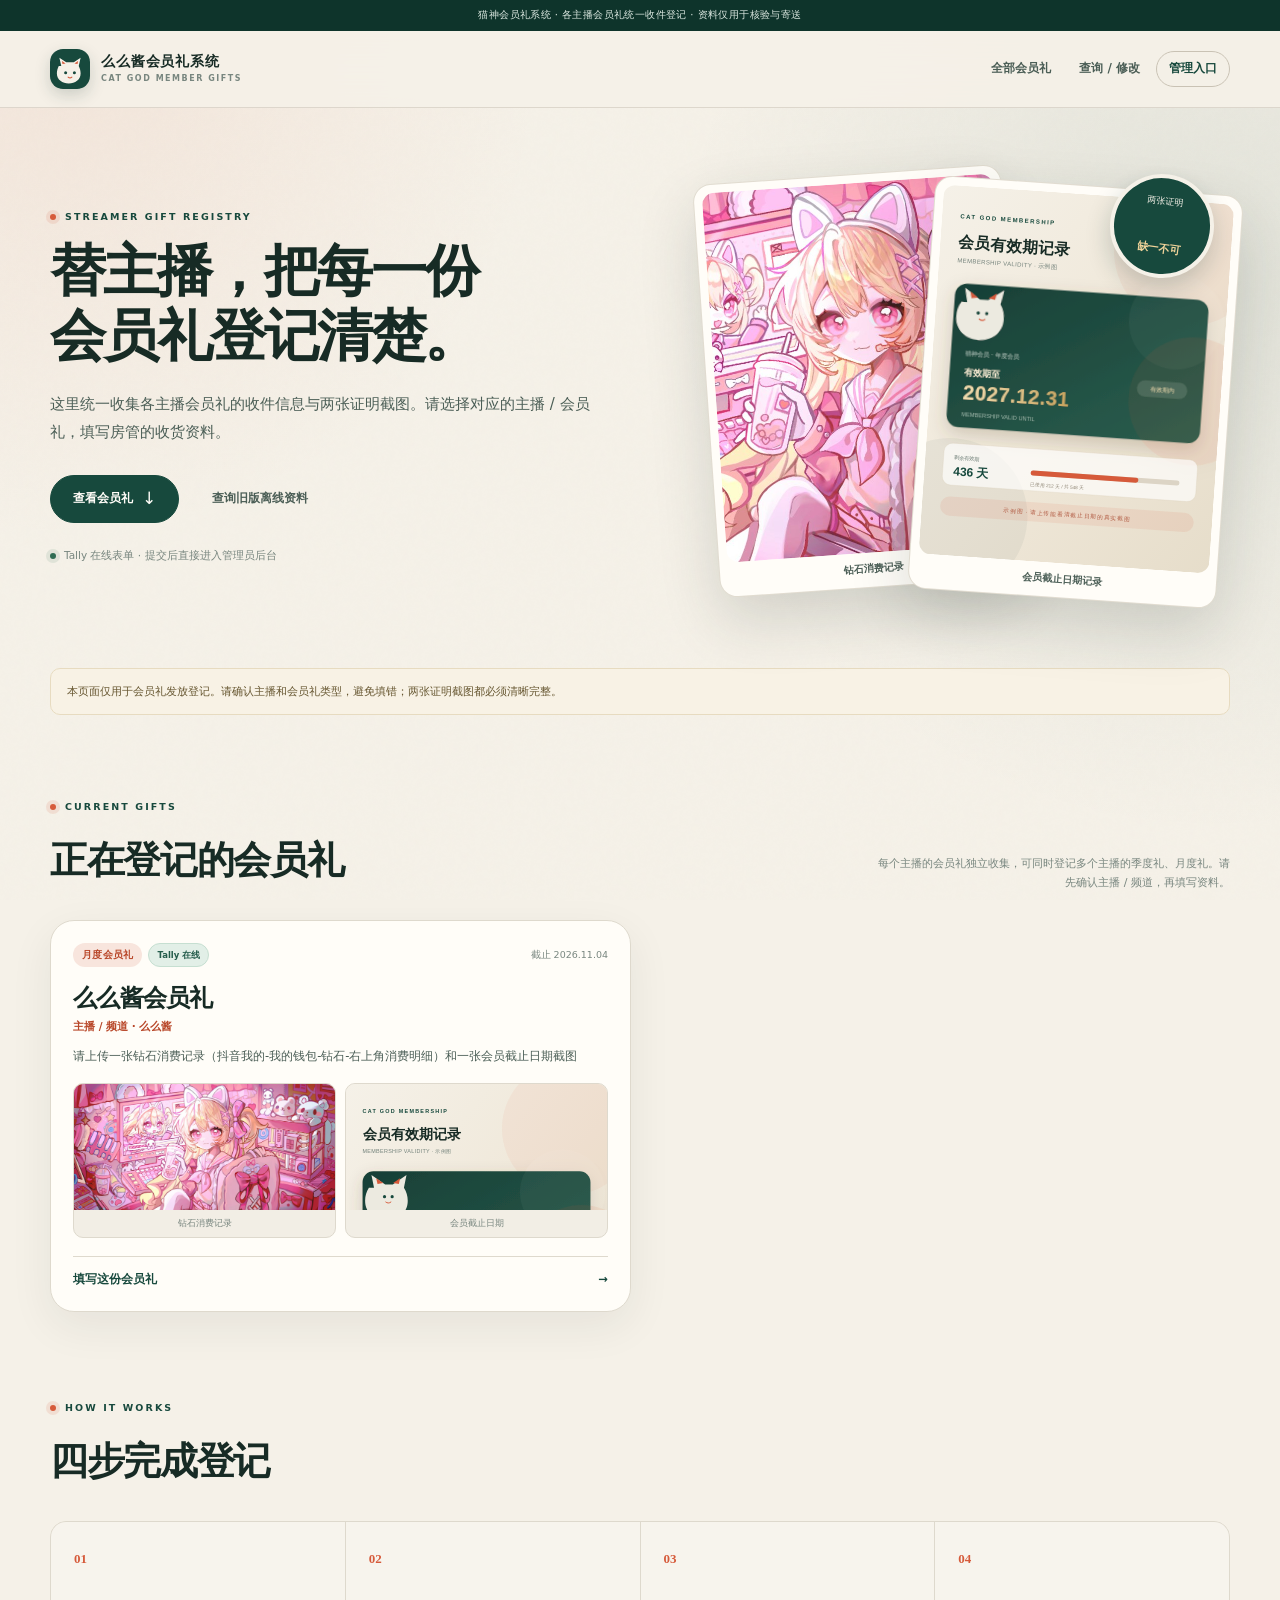
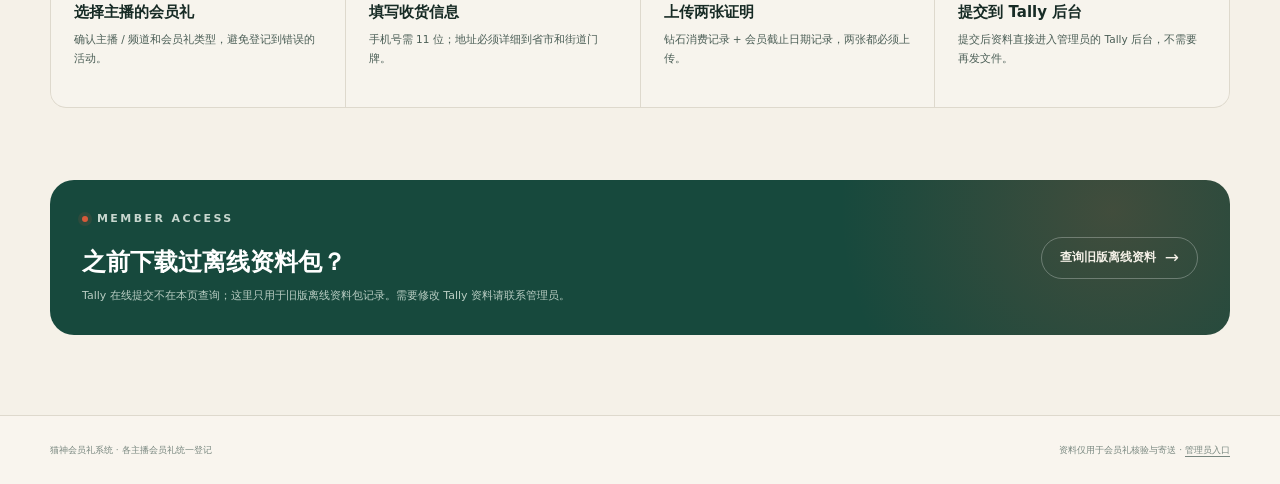
<file: index.html>
<!doctype html>
<html lang="zh-CN">
<head>
  <meta charset="utf-8">
  <meta name="viewport" content="width=device-width, initial-scale=1">
  <meta name="theme-color" content="#17493d">
  <meta name="description" content="猫神会员礼系统：会员礼收货信息与两张证明截图登记。">
  <meta name="referrer" content="no-referrer">
  <meta http-equiv="Content-Security-Policy" content="default-src 'self'; img-src 'self' data: blob:; style-src 'self'; script-src 'self'; frame-src https://tally.so; connect-src 'none'; object-src 'none'; base-uri 'none'; form-action 'self'">
  <title>猫神会员礼系统</title>
  <link rel="icon" href="assets/favicon.svg" type="image/svg+xml">
  <link rel="stylesheet" href="css/style.css">
</head>
<body data-page="public">
  <a class="skip-link" href="#app">跳到主要内容</a>
  <div class="top-strip">
    <p>猫神会员礼系统 · 各主播会员礼统一收件登记 · 资料仅用于核验与寄送</p>
  </div>
  <header class="site-header">
    <div class="shell header-inner">
      <a class="brand" href="index.html" aria-label="猫神会员礼系统首页">
        <img class="brand-mark" src="assets/favicon.svg" alt="">
        <span class="brand-copy">
          <strong data-site-title>猫神会员礼系统</strong>
          <small>CAT GOD MEMBER GIFTS</small>
        </span>
      </a>
      <nav class="main-nav" aria-label="主导航">
        <a class="nav-link" href="index.html">全部会员礼</a>
        <a class="nav-link" href="index.html#lookup">查询 / 修改</a>
        <a class="nav-link nav-admin" href="admin.html">管理入口</a>
      </nav>
    </div>
  </header>

  <main id="app" class="shell">
    <div class="loading-state">
      <span class="loading-cat" aria-hidden="true"></span>
      <p>正在准备猫神会员礼…</p>
    </div>
  </main>

  <footer class="site-footer">
    <div class="shell footer-inner">
      <p>猫神会员礼系统 · 各主播会员礼统一登记</p>
      <p>资料仅用于会员礼核验与寄送 · <a href="admin.html">管理员入口</a></p>
    </div>
  </footer>

  <div id="toast-root" class="toast-root" aria-live="polite"></div>
  <div id="modal-root"></div>

  <noscript>
    <div class="noscript">本系统需要启用 JavaScript 才能在浏览器中完成登记和资料保存。</div>
  </noscript>

  <script src="js/config.js"></script>
  <script src="js/regions.js"></script>
  <script src="js/common.js"></script>
  <script src="js/store.js"></script>
  <script src="js/app.js"></script>
</body>
</html>
</file>
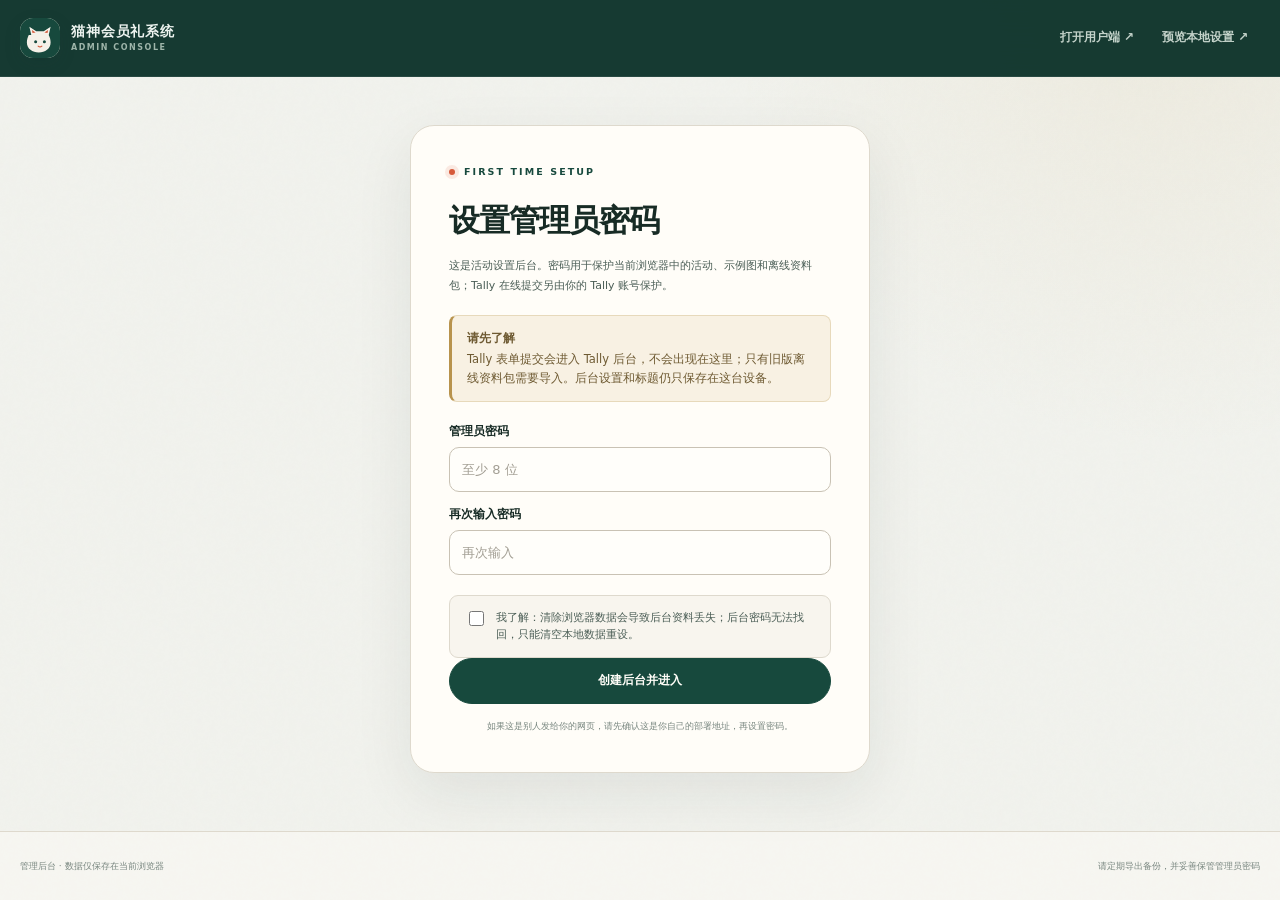
<file: admin.html>
<!doctype html>
<html lang="zh-CN">
<head>
  <meta charset="utf-8">
  <meta name="viewport" content="width=device-width, initial-scale=1">
  <meta name="robots" content="noindex,nofollow,noarchive">
  <meta name="theme-color" content="#0f342c">
  <meta name="referrer" content="no-referrer">
  <meta http-equiv="Content-Security-Policy" content="default-src 'self'; img-src 'self' data: blob:; style-src 'self'; script-src 'self'; connect-src 'none'; object-src 'none'; base-uri 'none'; form-action 'self'">
  <title>管理后台 · 猫神会员礼系统</title>
  <link rel="icon" href="assets/favicon.svg" type="image/svg+xml">
  <link rel="stylesheet" href="css/style.css">
</head>
<body data-page="admin">
  <a class="skip-link" href="#admin-app">跳到主要内容</a>
  <header class="site-header admin-header">
    <div class="shell header-inner">
      <a class="brand" href="admin.html" aria-label="猫神会员礼管理后台">
        <img class="brand-mark" src="assets/favicon.svg" alt="">
        <span class="brand-copy">
          <strong data-site-title>猫神会员礼系统</strong>
          <small>ADMIN CONSOLE</small>
        </span>
      </a>
      <nav class="main-nav" aria-label="管理导航">
        <a class="nav-link" href="index.html" target="_blank" rel="noopener">打开用户端 ↗</a>
        <a class="nav-link" href="index.html?preview=1" target="_blank" rel="noopener">预览本地设置 ↗</a>
        <button class="nav-link nav-button" type="button" data-admin-logout hidden>退出后台</button>
      </nav>
    </div>
  </header>

  <main id="admin-app" class="shell">
    <div class="loading-state">
      <span class="loading-cat" aria-hidden="true"></span>
      <p>正在打开管理后台…</p>
    </div>
  </main>

  <footer class="site-footer">
    <div class="shell footer-inner">
      <p>管理后台 · 数据仅保存在当前浏览器</p>
      <p>请定期导出备份，并妥善保管管理员密码</p>
    </div>
  </footer>

  <div id="toast-root" class="toast-root" aria-live="polite"></div>
  <div id="modal-root"></div>

  <noscript>
    <div class="noscript">管理后台需要启用 JavaScript 才能运行。</div>
  </noscript>

  <script src="js/config.js"></script>
  <script src="js/common.js"></script>
  <script src="js/store.js"></script>
  <script src="js/admin.js"></script>
</body>
</html>
</file>
<file: css/style.css>
/* ============================================================
   猫神会员礼系统 · 静态版样式
   无外部字体、无 CDN、无构建依赖
   ============================================================ */
:root {
  --ink: #172b25;
  --ink-soft: #4b5e56;
  --ink-faint: #78867f;
  --forest: #17493d;
  --forest-deep: #0e342b;
  --forest-light: #e4ece6;
  --cream: #f5f1e8;
  --cream-deep: #ece6da;
  --paper: #fffdf8;
  --line: #ded9cd;
  --line-strong: #c9c2b4;
  --accent: #d65a3a;
  --accent-dark: #b84628;
  --accent-soft: #f8e5dd;
  --gold: #b8934d;
  --gold-soft: #f6edd9;
  --danger: #a93a2b;
  --danger-soft: #fbece8;
  --success: #2f6c53;
  --shadow-soft: 0 20px 60px rgba(30, 44, 37, 0.08);
  --shadow-card: 0 14px 44px rgba(30, 44, 37, 0.07);
  --radius-lg: 24px;
  --radius-md: 16px;
  --radius-sm: 10px;
  --sans: "PingFang SC", "Hiragino Sans GB", "Microsoft YaHei", "Noto Sans SC", "Source Han Sans SC", system-ui, -apple-system, "Segoe UI", sans-serif;
  --serif: "Songti SC", "STSong", "Noto Serif SC", "Source Han Serif SC", "Times New Roman", serif;
  --mono: "SFMono-Regular", Consolas, "Liberation Mono", monospace;
}

*,
*::before,
*::after { box-sizing: border-box; }

html { -webkit-text-size-adjust: 100%; scroll-behavior: smooth; }

body {
  display: flex;
  flex-direction: column;
  min-height: 100vh;
  margin: 0;
  color: var(--ink);
  background:
    radial-gradient(circle at 5% 3%, rgba(214, 90, 58, 0.08), transparent 30rem),
    radial-gradient(circle at 95% 14%, rgba(23, 73, 61, 0.09), transparent 34rem),
    var(--cream);
  font-family: var(--sans);
  font-size: 16px;
  line-height: 1.65;
  -webkit-font-smoothing: antialiased;
}

body::before {
  position: fixed;
  inset: 0;
  z-index: -1;
  content: "";
  pointer-events: none;
  opacity: 0.38;
  background-image: url("data:image/svg+xml,%3Csvg viewBox='0 0 160 160' xmlns='http://www.w3.org/2000/svg'%3E%3Cfilter id='n'%3E%3CfeTurbulence type='fractalNoise' baseFrequency='.85' numOctaves='3' stitchTiles='stitch'/%3E%3C/filter%3E%3Crect width='100%25' height='100%25' filter='url(%23n)' opacity='.05'/%3E%3C/svg%3E");
}

#app, #admin-app { flex: 1 0 auto; }

::selection { color: #fff; background: var(--forest); }

a { color: inherit; text-decoration-thickness: 1px; text-underline-offset: 3px; }
button, input, select, textarea { font: inherit; }
button, summary, label { -webkit-tap-highlight-color: transparent; }
img { display: block; max-width: 100%; }
h1, h2, h3, p, dl, dd, dt, ul, ol, figure { margin: 0; }
ul, ol { padding: 0; }
ul { list-style: none; }

:focus-visible { outline: 3px solid rgba(214, 90, 58, 0.42); outline-offset: 2px; }
[hidden] { display: none !important; }
.visually-hidden {
  position: absolute !important;
  width: 1px !important;
  height: 1px !important;
  padding: 0 !important;
  margin: -1px !important;
  overflow: hidden !important;
  clip: rect(0, 0, 0, 0) !important;
  white-space: nowrap !important;
  border: 0 !important;
}
.skip-link {
  position: fixed;
  top: 8px;
  left: 8px;
  z-index: 200;
  padding: 10px 16px;
  color: #fff;
  background: var(--forest-deep);
  border-radius: 8px;
  transform: translateY(-160%);
}
.skip-link:focus { transform: translateY(0); }

.shell {
  width: min(1180px, calc(100% - 40px));
  margin-inline: auto;
}
body[data-page="admin"] .shell {
  width: min(1320px, calc(100% - 40px));
}

/* ---------- top strip / header ---------- */
.top-strip {
  padding: 7px 20px;
  color: #dce8e1;
  background: var(--forest-deep);
  text-align: center;
  font-size: 10px;
  letter-spacing: 0.04em;
}
.top-strip p { margin: 0; }
body.is-preview .top-strip { background: #7c4a2c; color: #fff3e7; }

.site-header {
  position: sticky;
  top: 0;
  z-index: 40;
  background: rgba(245, 241, 232, 0.9);
  border-bottom: 1px solid rgba(201, 194, 180, 0.55);
  backdrop-filter: blur(18px);
}
.header-inner {
  display: flex;
  min-height: 76px;
  justify-content: space-between;
  align-items: center;
  gap: 24px;
}
.brand {
  display: inline-flex;
  align-items: center;
  gap: 11px;
  flex: none;
  text-decoration: none;
}
.brand-mark {
  width: 40px;
  height: 40px;
  border-radius: 13px;
  box-shadow: 0 6px 16px rgba(15, 52, 44, 0.18);
}
.brand-copy { display: flex; flex-direction: column; line-height: 1.25; }
.brand-copy strong { font-size: 14px; font-weight: 700; letter-spacing: 0.06em; }
.brand-copy small {
  margin-top: 3px;
  color: var(--ink-faint);
  font-size: 8px;
  font-weight: 700;
  letter-spacing: 0.19em;
}
.main-nav { display: flex; align-items: center; gap: 4px; flex-wrap: wrap; }
.nav-link {
  display: inline-flex;
  min-height: 36px;
  align-items: center;
  padding: 6px 12px;
  color: var(--ink-soft);
  border-radius: 999px;
  font-size: 12px;
  font-weight: 600;
  text-decoration: none;
  transition: color 0.16s ease, background-color 0.16s ease;
}
.nav-link:hover { color: var(--forest); background: rgba(23, 73, 61, 0.07); }
.nav-admin { color: var(--forest); border: 1px solid var(--line-strong); }
.nav-admin:hover { border-color: var(--forest); }
.nav-button { border: 0; background: transparent; cursor: pointer; }

.admin-header {
  color: #eef4f0;
  background: rgba(15, 52, 44, 0.97);
  border-bottom-color: rgba(255, 255, 255, 0.08);
}
.admin-header .brand-mark { background: #f2ebdc; }
.admin-header .brand-copy small { color: #9fb5aa; }
.admin-header .nav-link { color: #c3d2c9; }
.admin-header .nav-link:hover { color: #fff; background: rgba(255, 255, 255, 0.1); }
.admin-header .nav-admin { color: #fff; border-color: rgba(255, 255, 255, 0.2); }

/* ---------- common type / buttons ---------- */
.eyebrow {
  display: flex;
  align-items: center;
  gap: 9px;
  margin-bottom: 15px;
  color: var(--forest);
  font-size: 9.5px;
  font-weight: 700;
  letter-spacing: 0.22em;
}
.eyebrow > span {
  width: 6px;
  height: 6px;
  flex: none;
  background: var(--accent);
  border-radius: 50%;
  box-shadow: 0 0 0 4px rgba(214, 90, 58, 0.12);
}
.lead { color: var(--ink-soft); font-size: 15px; line-height: 1.85; }
.text-link {
  color: var(--forest);
  font-weight: 700;
  text-decoration: underline;
  text-decoration-color: rgba(23, 73, 61, 0.32);
  text-underline-offset: 4px;
}
.text-link:hover { color: var(--accent-dark); }
.text-button {
  padding: 2px;
  color: var(--forest);
  background: none;
  border: 0;
  cursor: pointer;
  font-size: 11px;
  font-weight: 700;
  text-decoration: underline;
  text-underline-offset: 3px;
}
.danger-text { color: var(--danger); }
.form-kicker {
  margin-bottom: 3px;
  color: var(--accent-dark);
  font-size: 8.5px;
  font-weight: 700;
  letter-spacing: 0.2em;
}
.btn {
  display: inline-flex;
  min-height: 42px;
  align-items: center;
  justify-content: center;
  gap: 9px;
  padding: 9px 18px;
  border: 1px solid transparent;
  border-radius: 999px;
  cursor: pointer;
  font-size: 12px;
  font-weight: 700;
  line-height: 1.3;
  text-align: center;
  text-decoration: none;
  transition: background-color 0.16s ease, border-color 0.16s ease, color 0.16s ease, transform 0.16s ease;
}
.btn:active { transform: translateY(1px); }
.btn:disabled { cursor: wait; opacity: 0.65; transform: none; }
.btn-primary { color: #fffdf8; background: var(--forest); border-color: var(--forest); }
.btn-primary:hover { background: var(--forest-deep); border-color: var(--forest-deep); }
.btn-secondary { color: var(--forest); background: transparent; border-color: var(--line-strong); }
.btn-secondary:hover { background: var(--forest-light); border-color: var(--forest); }
.btn-ghost { color: var(--ink-soft); background: transparent; border-color: transparent; }
.btn-ghost:hover { color: var(--forest); background: rgba(23, 73, 61, 0.07); }
.btn-danger { color: #fff; background: var(--danger); border-color: var(--danger); }
.btn-danger:hover { background: #8e2f22; }
.btn-block { width: 100%; min-height: 46px; }
.btn-tiny { min-height: 28px; padding: 4px 10px; border-color: var(--line-strong); font-size: 10px; }
.btn-submit { min-height: 50px; padding: 12px 24px; font-size: 13px; }
.btn-arrow { font-size: 17px; font-weight: 400; line-height: 1; }
.btn:hover .btn-arrow { transform: translateX(2px); }
.btn-code { flex: none; min-height: 34px; padding: 5px 12px; color: var(--forest-deep); background: #f7ecd5; border-color: transparent; font-size: 11px; }
.btn-code:hover { background: #fff7e6; }

/* ---------- loading / toast / modal ---------- */
.loading-state {
  display: grid;
  min-height: 52vh;
  place-items: center;
  align-content: center;
  gap: 16px;
  color: var(--ink-faint);
  font-size: 12px;
}
.loading-cat {
  width: 42px;
  height: 42px;
  border: 2px dashed var(--forest);
  border-radius: 50%;
  animation: spin 1.6s linear infinite;
}
@keyframes spin { to { transform: rotate(360deg); } }

.toast-root {
  position: fixed;
  right: 20px;
  bottom: 20px;
  z-index: 300;
  display: flex;
  flex-direction: column;
  gap: 8px;
  max-width: min(390px, calc(100vw - 32px));
  pointer-events: none;
}
.toast {
  display: flex;
  gap: 10px;
  align-items: flex-start;
  padding: 12px 15px;
  color: var(--ink);
  background: var(--paper);
  border: 1px solid var(--line);
  border-left: 3px solid var(--success);
  border-radius: 10px;
  box-shadow: 0 12px 32px rgba(15, 52, 44, 0.16);
  font-size: 12px;
  line-height: 1.6;
  animation: rise 0.24s ease both;
  pointer-events: auto;
}
.toast-error { border-left-color: var(--danger); }
.toast-info { border-left-color: var(--gold); }
.toast.is-leaving { opacity: 0; transform: translateY(6px); transition: all 0.24s ease; }
.toast-mark {
  display: grid;
  width: 20px;
  height: 20px;
  flex: none;
  place-items: center;
  color: #fff;
  background: var(--success);
  border-radius: 50%;
  font-size: 10px;
  font-weight: 700;
}
.toast-error .toast-mark { background: var(--danger); }
.toast-info .toast-mark { background: var(--gold); }

.modal-open { overflow: hidden; }
.modal-backdrop {
  position: fixed;
  inset: 0;
  z-index: 250;
  display: flex;
  justify-content: center;
  align-items: flex-start;
  padding: 30px 18px;
  overflow-y: auto;
  background: rgba(10, 28, 24, 0.58);
  backdrop-filter: blur(5px);
}
.modal {
  display: flex;
  width: min(640px, 100%);
  max-height: calc(100vh - 60px);
  flex-direction: column;
  margin: auto;
  overflow: hidden;
  background: var(--paper);
  border: 1px solid var(--line);
  border-radius: 20px;
  box-shadow: 0 30px 90px rgba(0, 0, 0, 0.25);
  animation: rise 0.26s ease both;
}
.modal-wide { width: min(920px, 100%); }
.modal-head {
  display: flex;
  justify-content: space-between;
  align-items: flex-start;
  gap: 16px;
  padding: 20px 22px 15px;
  border-bottom: 1px solid var(--line);
}
.modal-head h2 { font-size: 20px; font-weight: 650; line-height: 1.3; }
.icon-button {
  display: grid;
  width: 32px;
  height: 32px;
  flex: none;
  place-items: center;
  color: var(--ink-soft);
  background: #f4f1e9;
  border: 0;
  border-radius: 50%;
  cursor: pointer;
  font-size: 19px;
  line-height: 1;
}
.icon-button:hover { background: var(--forest-light); color: var(--forest); }
.modal-body { padding: 22px; overflow-y: auto; }
.modal-foot { padding: 14px 22px 18px; border-top: 1px solid var(--line); }
.modal-actions { display: flex; flex-wrap: wrap; justify-content: flex-end; gap: 8px; }
.modal-example img {
  width: 100%;
  max-height: 68vh;
  object-fit: contain;
  background: #f0ece2;
  border-radius: 12px;
}
.modal-example figcaption { margin-top: 9px; color: var(--ink-faint); font-size: 11px; text-align: center; }
.confirm-message { color: var(--ink-soft); font-size: 13px; line-height: 1.8; }

@keyframes rise {
  from { opacity: 0; transform: translateY(8px); }
  to { opacity: 1; transform: translateY(0); }
}

/* ---------- landing ---------- */
.preview-banner,
.signed-in-banner {
  display: flex;
  gap: 12px;
  align-items: center;
  margin-top: 20px;
  padding: 11px 15px;
  color: #6f4a2c;
  background: #f9efdd;
  border: 1px solid #e9d3ae;
  border-radius: 9px;
  font-size: 11px;
  line-height: 1.7;
}
.preview-banner strong { flex: none; }
.preview-banner code { padding: 1px 4px; background: rgba(255, 255, 255, 0.55); border-radius: 3px; }
.signed-in-banner { color: var(--success); background: #eaf2ec; border-color: #cfe0d5; justify-content: space-between; }
.signed-in-banner a { font-weight: 700; white-space: nowrap; }

.landing-hero {
  display: grid;
  grid-template-columns: minmax(0, 1.05fr) minmax(360px, 0.95fr);
  gap: clamp(34px, 6vw, 86px);
  align-items: center;
  min-height: 560px;
  padding: 64px 0 66px;
}
.landing-copy h1 {
  max-width: 560px;
  margin-bottom: 22px;
  font-size: clamp(46px, 6vw, 76px);
  font-weight: 650;
  line-height: 1.09;
  letter-spacing: -0.055em;
  text-wrap: balance;
}
.landing-copy h1.is-long {
  max-width: 620px;
  font-size: clamp(36px, 4.5vw, 56px);
  line-height: 1.16;
  letter-spacing: -0.045em;
}
.landing-copy .lead { max-width: 550px; }
.hero-actions { display: flex; flex-wrap: wrap; gap: 10px; margin-top: 28px; }
.hero-actions .btn { min-height: 48px; padding-inline: 22px; }
.privacy-inline {
  display: flex;
  gap: 8px;
  align-items: center;
  margin-top: 24px;
  color: var(--ink-faint);
  font-size: 10.5px;
}
.privacy-dot {
  width: 6px;
  height: 6px;
  background: var(--success);
  border-radius: 50%;
  box-shadow: 0 0 0 4px rgba(47, 108, 83, 0.1);
}

.hero-example-stack {
  position: relative;
  min-height: 425px;
  padding: 18px 20px;
}
.hero-example {
  position: absolute;
  overflow: hidden;
  width: 59%;
  padding: 8px;
  background: var(--paper);
  border: 1px solid rgba(222, 217, 205, 0.9);
  border-radius: 18px;
  box-shadow: 0 24px 60px rgba(30, 44, 37, 0.16);
}
.hero-example img { width: 100%; aspect-ratio: 4 / 5.08; object-fit: cover; border-radius: 12px; }
.hero-example figcaption {
  padding: 8px 4px 2px;
  color: var(--ink-soft);
  font-size: 10px;
  font-weight: 700;
  text-align: center;
}
.hero-example-a { top: 0; left: 0; transform: rotate(-4deg); }
.hero-example-b { right: 0; bottom: 0; transform: rotate(4deg); }
.hero-stamp {
  position: absolute;
  right: 3%;
  top: 0;
  z-index: 2;
  display: grid;
  width: 104px;
  height: 104px;
  place-items: center;
  color: var(--cream);
  background: var(--forest);
  border: 4px solid var(--cream);
  border-radius: 50%;
  box-shadow: 0 10px 24px rgba(15, 52, 44, 0.2);
  font-size: 9px;
  line-height: 1.5;
  text-align: center;
  transform: rotate(8deg);
}
.hero-stamp strong { color: #f0d39a; font-size: 11px; }
.hero-cat {
  display: grid;
  min-height: 380px;
  place-items: center;
  align-content: center;
  gap: 18px;
  color: var(--ink-faint);
  background: radial-gradient(circle, rgba(23, 73, 61, 0.08), transparent 65%);
  font-size: 10px;
  letter-spacing: 0.2em;
  text-align: center;
}
.cat-face {
  position: relative;
  display: block;
  width: 150px;
  height: 135px;
  background: var(--forest);
  border-radius: 48% 48% 45% 45%;
}
.cat-face::before,
.cat-face::after {
  position: absolute;
  top: -24px;
  width: 0;
  height: 0;
  content: "";
  border-right: 26px solid transparent;
  border-bottom: 54px solid var(--forest);
  border-left: 26px solid transparent;
}
.cat-face::before { left: 10px; transform: rotate(-18deg); }
.cat-face::after { right: 10px; transform: rotate(18deg); }
.cat-face i {
  position: absolute;
  top: 55px;
  width: 13px;
  height: 13px;
  background: var(--cream);
  border-radius: 50%;
}
.cat-face i:first-child { left: 38px; }
.cat-face i:last-of-type { right: 38px; }
.cat-face b {
  position: absolute;
  top: 78px;
  left: 68px;
  width: 15px;
  height: 10px;
  background: var(--accent);
  border-radius: 50% 50% 60% 60%;
}

.notice-banner {
  margin: 0 0 26px;
  padding: 13px 16px;
  color: #665630;
  background: #f8f2e5;
  border: 1px solid #e7dbc0;
  border-radius: 10px;
  font-size: 11px;
  line-height: 1.75;
}
.notice-banner:empty { display: none; }

.gifts-section, .how-section { padding: 58px 0 30px; }
.section-head {
  display: flex;
  justify-content: space-between;
  gap: 30px;
  align-items: flex-end;
  margin-bottom: 28px;
}
.section-head h2 { font-size: clamp(28px, 3vw, 38px); font-weight: 650; letter-spacing: -0.035em; }
.section-note { max-width: 360px; color: var(--ink-faint); font-size: 11px; line-height: 1.75; text-align: right; }

.campaign-grid {
  display: grid;
  grid-template-columns: repeat(2, minmax(0, 1fr));
  gap: 18px;
}
.campaign-card {
  padding: 22px;
  background: var(--paper);
  border: 1px solid var(--line);
  border-radius: var(--radius-lg);
  box-shadow: var(--shadow-card);
  transition: transform 0.2s ease, box-shadow 0.2s ease;
}
.campaign-card:hover { transform: translateY(-3px); box-shadow: 0 20px 54px rgba(30, 44, 37, 0.11); }
.campaign-top { display: flex; justify-content: space-between; gap: 10px; align-items: center; }
.campaign-tags { display: flex; flex-wrap: wrap; align-items: center; gap: 6px; }
.type-pill {
  display: inline-flex;
  padding: 4px 9px;
  color: var(--accent-dark);
  background: var(--accent-soft);
  border-radius: 999px;
  font-size: 9.5px;
  font-weight: 700;
  letter-spacing: 0.03em;
  white-space: nowrap;
}
.tally-pill {
  display: inline-flex;
  padding: 4px 8px;
  color: #245c4b;
  background: #e2efe7;
  border: 1px solid #c6dfd1;
  border-radius: 999px;
  font-size: 8.5px;
  font-weight: 700;
  white-space: nowrap;
}
.tally-pill.is-offline { color: var(--ink-faint); background: #f2efe7; border-color: var(--line); }
.tally-pill.large { align-self: flex-start; padding: 6px 11px; font-size: 9.5px; }
.campaign-deadline { color: var(--ink-faint); font-size: 9.5px; }
.campaign-heading { margin-top: 16px; }
.campaign-heading h3 { font-size: 24px; font-weight: 650; line-height: 1.3; letter-spacing: -0.03em; }
.honoree { margin-top: 4px; color: var(--accent-dark); font-size: 10.5px; font-weight: 600; }
.campaign-desc { margin-top: 10px; color: var(--ink-soft); font-size: 11.5px; line-height: 1.75; }
.mini-examples { display: grid; grid-template-columns: 1fr 1fr; gap: 9px; margin: 17px 0 18px; }
.mini-examples figure {
  overflow: hidden;
  background: #f2eee5;
  border: 1px solid var(--line);
  border-radius: 10px;
}
.mini-examples img { width: 100%; height: 126px; object-fit: cover; object-position: top; }
.mini-examples figcaption {
  padding: 6px 8px 7px;
  color: var(--ink-faint);
  font-size: 8.5px;
  text-align: center;
}
.card-link {
  display: flex;
  justify-content: space-between;
  align-items: center;
  padding-top: 13px;
  color: var(--forest);
  border-top: 1px solid var(--line);
  font-size: 11.5px;
  font-weight: 700;
  text-decoration: none;
}
.card-link:hover { color: var(--accent-dark); }

.empty-panel {
  padding: 52px 24px;
  background: rgba(255, 253, 248, 0.65);
  border: 1px dashed var(--line-strong);
  border-radius: var(--radius-md);
  text-align: center;
}
.paw-mark { display: block; margin-bottom: 8px; color: var(--accent); font-size: 27px; }
.empty-panel h3 { margin-bottom: 4px; font-size: 17px; }
.empty-panel p { color: var(--ink-faint); font-size: 11.5px; }
.empty-panel .btn { margin-top: 15px; }

.step-grid {
  display: grid;
  grid-template-columns: repeat(4, minmax(0, 1fr));
  gap: 1px;
  overflow: hidden;
  background: var(--line);
  border: 1px solid var(--line);
  border-radius: var(--radius-md);
}
.step-grid article { min-height: 185px; padding: 23px; background: rgba(255, 253, 248, 0.77); }
.step-grid span {
  display: inline-block;
  margin-bottom: 30px;
  color: var(--accent);
  font-family: var(--serif);
  font-size: 13px;
  font-weight: 700;
}
.step-grid h3 { margin-bottom: 6px; font-size: 15px; }
.step-grid p { color: var(--ink-soft); font-size: 10.5px; line-height: 1.75; }

.lookup-strip {
  display: flex;
  justify-content: space-between;
  gap: 24px;
  align-items: center;
  margin: 42px 0 80px;
  padding: 30px 32px;
  color: var(--cream);
  background:
    radial-gradient(circle at 90% 20%, rgba(214, 90, 58, 0.22), transparent 17rem),
    var(--forest);
  border-radius: var(--radius-lg);
}
.lookup-strip .eyebrow { color: #c8d7cf; }
.lookup-strip h2 { margin-bottom: 4px; color: #fff; font-size: 24px; font-weight: 650; }
.lookup-strip p { max-width: 520px; color: #b9cdc3; font-size: 11px; }
.lookup-strip .btn { flex: none; color: var(--cream); border-color: rgba(255, 255, 255, 0.28); }
.lookup-strip .btn:hover { background: rgba(255, 255, 255, 0.1); border-color: rgba(255, 255, 255, 0.5); }

/* ---------- forms ---------- */
.form-page {
  max-width: 980px;
  margin: 0 auto;
  padding: 42px 0 76px;
}
.back-link {
  display: inline-block;
  margin-bottom: 18px;
  color: var(--ink-faint);
  font-size: 11px;
  font-weight: 600;
  text-decoration: none;
}
.back-link:hover { color: var(--forest); }
.form-campaign-head {
  display: flex;
  justify-content: space-between;
  gap: 24px;
  align-items: flex-start;
  margin-bottom: 20px;
}
.form-campaign-head > div { flex: 1; min-width: 0; }
.form-campaign-head h1 {
  margin: 12px 0 10px;
  font-size: clamp(32px, 4vw, 48px);
  font-weight: 650;
  line-height: 1.15;
  letter-spacing: -0.045em;
}
.form-campaign-head > div > p { max-width: 690px; color: var(--ink-soft); font-size: 13px; }
.form-honoree { margin-top: 8px; color: var(--accent-dark) !important; font-size: 11px !important; font-weight: 600; }
.edit-badge {
  flex: none;
  padding: 5px 10px;
  color: var(--accent-dark);
  background: var(--accent-soft);
  border-radius: 999px;
  font-size: 9.5px;
  font-weight: 700;
}
.privacy-note {
  display: flex;
  gap: 12px;
  align-items: flex-start;
  margin-bottom: 16px;
  padding: 14px 16px;
  color: #6a5a38;
  background: #f8f1e2;
  border: 1px solid #e8dcc2;
  border-radius: 10px;
}
.privacy-icon {
  display: grid;
  width: 26px;
  height: 26px;
  flex: none;
  place-items: center;
  color: var(--gold);
  border: 1px solid #d9c8a7;
  border-radius: 50%;
  font-size: 10px;
}
.privacy-note strong { display: block; margin-bottom: 2px; font-size: 11px; }
.privacy-note p { color: #7d6f51; font-size: 10.5px; line-height: 1.7; }

.form-panel {
  padding: clamp(22px, 4vw, 38px);
  background: var(--paper);
  border: 1px solid var(--line);
  border-radius: var(--radius-lg);
  box-shadow: var(--shadow-soft);
}

/* Tally 在线表单 */
.tally-form-page { max-width: 1050px; }
.tally-panel {
  overflow: hidden;
  margin-top: 8px;
  padding: 18px;
  background: var(--paper);
  border: 1px solid var(--line);
  border-radius: var(--radius-lg);
  box-shadow: var(--shadow-soft);
}
.tally-panel-head { display: flex; justify-content: space-between; gap: 16px; align-items: flex-start; margin-bottom: 13px; }
.tally-panel-head strong { display: block; margin-bottom: 2px; font-size: 13px; }
.tally-panel-head p { color: var(--ink-faint); font-size: 10.5px; line-height: 1.65; }
.tally-panel-head .text-link { flex: none; }
.tally-frame-wrap {
  overflow: hidden;
  background: #fff;
  border: 1px solid var(--line);
  border-radius: 12px;
}
.tally-frame-wrap iframe {
  display: block;
  width: 100%;
  height: 1250px;
  border: 0;
  background: #fff;
}
.tally-footnote { margin-top: 10px; color: var(--ink-faint); font-size: 9.5px; line-height: 1.7; }
.form-alert {
  margin-bottom: 20px;
  padding: 13px 15px;
  color: #7f2d20;
  background: var(--danger-soft);
  border: 1px solid #f0cdc4;
  border-left: 3px solid var(--danger);
  border-radius: 8px;
}
.form-alert strong { display: block; margin-bottom: 2px; font-size: 12px; }
.form-alert p { font-size: 11.5px; }
.form-alert-success { color: var(--success); background: #eaf2ec; border-color: #cfe0d5; border-left-color: var(--success); }
.form-alert-warning { color: #6e5a32; background: #f8f1e3; border-color: #e7d9bb; border-left-color: var(--gold); }
.form-alert-action { margin-top: 4px; }

.form-section {
  min-width: 0;
  margin: 0;
  padding: 24px 0 8px;
  border: 0;
  border-top: 1px solid var(--line);
}
.form-section:first-of-type { padding-top: 0; border-top: 0; }
.form-section legend {
  display: flex;
  width: 100%;
  gap: 9px;
  align-items: center;
  margin-bottom: 19px;
  padding: 0;
  font-size: 13px;
  font-weight: 700;
}
.legend-index {
  display: inline-grid;
  width: 25px;
  height: 25px;
  place-items: center;
  color: var(--accent-dark);
  background: var(--accent-soft);
  border-radius: 50%;
  font-size: 8.5px;
  font-weight: 700;
}
.field { min-width: 0; margin-bottom: 17px; }
.field > label {
  display: block;
  margin-bottom: 6px;
  font-size: 11.5px;
  font-weight: 700;
}
.field label em, .upload-head em { color: var(--accent); font-style: normal; }
.field-grid { display: grid; grid-template-columns: repeat(2, minmax(0, 1fr)); gap: 14px; }
.text-input {
  width: 100%;
  min-height: 45px;
  padding: 10px 12px;
  color: var(--ink);
  background: #fffefa;
  border: 1px solid var(--line-strong);
  border-radius: var(--radius-sm);
  outline: 0;
  font-size: 13px;
  transition: border-color 0.15s ease, box-shadow 0.15s ease, background-color 0.15s ease;
}
.text-input::placeholder { color: #a39f94; }
.text-input:hover { border-color: #aaa292; }
.text-input:focus { border-color: var(--forest); box-shadow: 0 0 0 3px rgba(23, 73, 61, 0.11); }
.text-input.is-invalid { background: #fff9f7; border-color: var(--danger); }
.text-input:disabled { color: #8e8b82; background: #f2efe8; cursor: not-allowed; }
.select-input {
  appearance: none;
  padding-right: 36px;
  background-image: url("data:image/svg+xml,%3Csvg width='12' height='8' viewBox='0 0 12 8' xmlns='http://www.w3.org/2000/svg'%3E%3Cpath d='M1 1.5 6 6.5l5-5' fill='none' stroke='%234b5e56' stroke-width='1.4' stroke-linecap='round' stroke-linejoin='round'/%3E%3C/svg%3E");
  background-repeat: no-repeat;
  background-position: right 13px center;
  cursor: pointer;
}
.textarea { min-height: 88px; resize: vertical; line-height: 1.7; }
.input-with-suffix { position: relative; }
.input-with-suffix .text-input { padding-right: 70px; }
.input-suffix {
  position: absolute;
  top: 50%;
  right: 12px;
  color: var(--ink-faint);
  font-size: 9.5px;
  font-variant-numeric: tabular-nums;
  transform: translateY(-50%);
  pointer-events: none;
}
.input-suffix.is-warning { color: var(--danger); font-weight: 700; }
.field-hint { margin-top: 4px; color: var(--ink-faint); font-size: 10px; line-height: 1.6; }
.field-error { display: none; margin-top: 4px; color: var(--danger); font-size: 10.5px; font-weight: 600; line-height: 1.5; }
.field-error:not(:empty) { display: block; }

.example-pair { display: grid; grid-template-columns: 1fr 1fr; gap: 13px; margin-bottom: 18px; }
.example-card {
  display: grid;
  grid-template-columns: 92px minmax(0, 1fr);
  gap: 11px;
  align-items: center;
  padding: 9px;
  background: #f8f5ed;
  border: 1px solid var(--line);
  border-radius: 12px;
}
.example-image {
  position: relative;
  overflow: hidden;
  width: 92px;
  height: 112px;
  padding: 0;
  background: #ece7db;
  border: 0;
  border-radius: 8px;
  cursor: zoom-in;
}
.example-image img { width: 100%; height: 100%; object-fit: cover; object-position: top; }
.example-image span {
  position: absolute;
  right: 4px;
  bottom: 4px;
  left: 4px;
  padding: 2px;
  color: #fff;
  background: rgba(15, 52, 44, 0.76);
  border-radius: 3px;
  font-size: 7.5px;
  text-align: center;
}
.example-card h3 { margin-bottom: 3px; font-size: 11.5px; }
.example-card p { color: var(--ink-soft); font-size: 9.5px; line-height: 1.6; }
.example-card .text-button { margin-top: 3px; font-size: 9.5px; }

.upload-grid { display: grid; grid-template-columns: 1fr 1fr; gap: 14px; }
.upload-card {
  min-width: 0;
  padding: 13px;
  background: #fbf9f3;
  border: 1px solid var(--line);
  border-radius: 14px;
}
.upload-card.is-processing { opacity: 0.7; pointer-events: none; }
.upload-head { display: flex; justify-content: space-between; gap: 8px; margin-bottom: 9px; }
.upload-index {
  display: inline-grid;
  width: 20px;
  height: 20px;
  float: left;
  place-items: center;
  margin-right: 5px;
  color: var(--forest);
  background: var(--forest-light);
  border-radius: 6px;
  font-size: 8px;
  font-weight: 700;
}
.upload-head h3 { display: inline; font-size: 11.5px; }
.upload-head p { margin-top: 2px; color: var(--ink-faint); font-size: 9px; }
.upload-box {
  position: relative;
  overflow: hidden;
  min-height: 164px;
  background: #fffefa;
  border: 1.5px dashed var(--line-strong);
  border-radius: 10px;
  transition: border-color 0.15s ease, background-color 0.15s ease;
}
.upload-box:hover, .upload-box.is-dragging { background: #f7f4eb; border-color: var(--forest); }
.upload-empty {
  display: flex;
  min-height: 164px;
  flex-direction: column;
  align-items: center;
  justify-content: center;
  gap: 4px;
  padding: 12px;
  cursor: pointer;
  text-align: center;
}
.upload-icon {
  display: grid;
  width: 38px;
  height: 38px;
  place-items: center;
  margin-bottom: 3px;
  color: var(--forest);
  background: var(--forest-light);
  border-radius: 12px;
  font-size: 18px;
}
.upload-empty strong { font-size: 10.5px; }
.upload-empty small { color: var(--ink-faint); font-size: 8.5px; line-height: 1.5; }
.upload-preview { padding: 7px; }
.upload-preview img {
  width: 100%;
  height: 125px;
  object-fit: contain;
  background: #f0ece2;
  border-radius: 7px;
}
.upload-preview-meta {
  display: flex;
  justify-content: space-between;
  gap: 8px;
  align-items: center;
  padding: 5px 2px 0;
  color: var(--ink-faint);
  font-size: 8.5px;
}
.upload-preview-meta .text-button { font-size: 9px; }
.upload-card > .field-hint { font-size: 8.5px; }

.consent-row {
  display: flex;
  gap: 9px;
  align-items: flex-start;
  margin-top: 20px;
  padding: 13px 15px;
  color: var(--ink-soft);
  background: #f8f5ee;
  border: 1px solid var(--line);
  border-radius: 9px;
  font-size: 10.5px;
  line-height: 1.65;
  cursor: pointer;
}
.consent-row input { width: 15px; height: 15px; flex: none; margin-top: 2px; accent-color: var(--forest); }
.consent-row.is-invalid { border-color: var(--danger); }
.submit-row { display: flex; align-items: center; gap: 16px; margin-top: 20px; }
.submit-note { max-width: 230px; color: var(--ink-faint); font-size: 9.5px; line-height: 1.6; }

/* ---------- success ---------- */
.success-page { max-width: 760px; margin: 0 auto; padding: 56px 0 80px; }
.success-mark {
  display: grid;
  width: 48px;
  height: 48px;
  place-items: center;
  margin-bottom: 20px;
  color: #fff;
  background: var(--success);
  border-radius: 50%;
  font-size: 20px;
}
.success-page h1 { margin-bottom: 14px; font-size: clamp(32px, 4vw, 46px); font-weight: 650; letter-spacing: -0.04em; }
.success-page > .lead { max-width: 640px; }
.code-panel {
  margin-top: 26px;
  padding: 20px;
  color: var(--cream);
  background:
    radial-gradient(circle at 100% 0, rgba(200, 165, 92, 0.2), transparent 45%),
    var(--forest-deep);
  border-radius: var(--radius-md);
}
.code-head { display: flex; justify-content: space-between; gap: 12px; align-items: center; flex-wrap: wrap; }
.code-head span { font-size: 11px; font-weight: 700; letter-spacing: 0.05em; }
.code-head small { color: #e7cd98; font-size: 9.5px; }
.code-row { display: flex; justify-content: space-between; gap: 12px; align-items: center; margin: 12px 0 10px; flex-wrap: wrap; }
.code-row code { color: #fff7e8; font-family: var(--mono); font-size: clamp(23px, 4vw, 31px); font-weight: 600; letter-spacing: 0.08em; white-space: nowrap; }
.code-panel p { color: #bfd0c7; font-size: 10.5px; line-height: 1.7; }
.code-panel p strong { color: #f0d7a7; }
.package-callout {
  display: flex;
  justify-content: space-between;
  gap: 20px;
  align-items: center;
  margin-top: 18px;
  padding: 18px;
  background: var(--paper);
  border: 1px solid var(--line);
  border-radius: var(--radius-md);
}
.package-callout > div:first-child { display: flex; gap: 12px; align-items: flex-start; }
.package-icon {
  display: grid;
  width: 36px;
  height: 36px;
  flex: none;
  place-items: center;
  color: var(--forest);
  background: var(--forest-light);
  border-radius: 10px;
  font-size: 19px;
}
.package-callout strong { display: block; font-size: 12.5px; }
.package-callout p { max-width: 420px; margin-top: 2px; color: var(--ink-faint); font-size: 10px; line-height: 1.7; }
.package-actions { display: flex; flex-wrap: wrap; gap: 8px; flex: none; }
.success-actions { display: flex; align-items: center; gap: 18px; margin-top: 22px; }

/* ---------- dashboard ---------- */
.dashboard-page { padding: 46px 0 76px; }
.dashboard-heading {
  display: flex;
  justify-content: space-between;
  gap: 26px;
  align-items: flex-end;
  margin-bottom: 24px;
}
.dashboard-heading h1 { margin-bottom: 10px; font-size: clamp(32px, 4vw, 47px); font-weight: 650; letter-spacing: -0.04em; }
.dashboard-heading .lead { max-width: 650px; font-size: 12px; }
.dashboard-actions { flex: none; }
.state-banner {
  display: flex;
  gap: 10px;
  align-items: flex-start;
  margin-bottom: 16px;
  padding: 12px 15px;
  color: var(--success);
  background: #eaf2ec;
  border: 1px solid #cfe0d5;
  border-radius: 9px;
  font-size: 11px;
}
.state-banner > span { display: grid; width: 20px; height: 20px; flex: none; place-items: center; color: #fff; background: var(--success); border-radius: 50%; font-size: 9px; }
.state-banner p { color: var(--ink-soft); }
.dashboard-grid { display: grid; grid-template-columns: minmax(0, 1.3fr) minmax(300px, 0.7fr); gap: 18px; align-items: start; }
.info-card {
  padding: 24px;
  background: var(--paper);
  border: 1px solid var(--line);
  border-radius: var(--radius-lg);
  box-shadow: var(--shadow-card);
}
.card-head { display: flex; justify-content: space-between; gap: 12px; align-items: flex-start; margin-bottom: 17px; }
.card-head h2 { font-size: 19px; font-weight: 650; }
.status-pill {
  display: inline-flex;
  gap: 5px;
  align-items: center;
  padding: 4px 8px;
  color: var(--success);
  background: #eaf2ec;
  border-radius: 999px;
  font-size: 9px;
  font-weight: 700;
  white-space: nowrap;
}
.status-pill i { width: 5px; height: 5px; background: var(--success); border-radius: 50%; }
.status-pill.is-muted { color: var(--ink-faint); background: #f1eee6; }
.status-pill.is-muted i { background: var(--ink-faint); }
.detail-list { display: grid; gap: 0; }
.detail-list > div { display: grid; grid-template-columns: 132px minmax(0, 1fr); gap: 14px; padding: 11px 0; border-bottom: 1px solid #eee9df; }
.detail-list > div:last-child { border-bottom: 0; }
.detail-list dt { color: var(--ink-faint); font-size: 10px; }
.detail-list dd { font-size: 12.5px; font-weight: 600; line-height: 1.65; overflow-wrap: anywhere; }
.mono { font-variant-numeric: tabular-nums; letter-spacing: 0.02em; }
.meta-line { display: flex; justify-content: space-between; gap: 12px; margin-top: 18px; padding-top: 12px; color: var(--ink-faint); border-top: 1px solid var(--line); font-size: 9px; flex-wrap: wrap; }
.proof-side { display: grid; gap: 14px; }
.proof-mini-grid { display: grid; grid-template-columns: 1fr 1fr; gap: 9px; }
.proof-mini-grid figure { min-width: 0; }
.proof-mini-grid img { width: 100%; height: 170px; object-fit: contain; background: #f0ece2; border: 1px solid var(--line); border-radius: 8px; }
.proof-mini-grid figcaption { margin: 5px 0 2px; color: var(--ink-faint); font-size: 8.5px; text-align: center; }
.proof-mini-grid .text-button { display: block; margin: 0 auto; font-size: 8.5px; }
.package-box { padding: 18px; color: var(--cream); background: var(--forest); border-radius: var(--radius-md); }
.package-box strong { display: block; font-size: 13px; }
.package-box p { margin: 4px 0 12px; color: #bfd0c7; font-size: 10px; line-height: 1.7; }
.package-box .btn-primary { color: var(--forest-deep); background: #f6ecd7; border-color: transparent; }
.package-box .btn-primary:hover { background: #fff7e7; }
.package-box .btn-ghost { color: #dce8e1; border-color: rgba(255, 255, 255, 0.2); }
.package-box .package-actions { display: grid; gap: 7px; }
.dashboard-links { display: flex; justify-content: space-between; gap: 12px; align-items: center; padding: 3px 4px; }

/* ---------- login ---------- */
.login-page {
  display: grid;
  grid-template-columns: minmax(0, 1fr) minmax(380px, 0.82fr);
  gap: clamp(36px, 7vw, 104px);
  align-items: center;
  min-height: calc(100vh - 230px);
  padding: 52px 0 76px;
}
.login-copy h1 { margin-bottom: 20px; font-size: clamp(40px, 5vw, 61px); font-weight: 650; line-height: 1.12; letter-spacing: -0.055em; }
.login-copy h1 em { color: var(--accent); font-family: var(--serif); font-style: normal; }
.login-copy .lead { max-width: 480px; }
.mini-note { max-width: 470px; margin: 22px 0 18px; padding: 15px 17px; background: rgba(255, 253, 248, 0.65); border-left: 2px solid var(--gold); }
.mini-note strong { display: block; margin-bottom: 3px; font-size: 11px; }
.mini-note p { color: var(--ink-soft); font-size: 10.5px; line-height: 1.7; }
.login-panel {
  padding: clamp(22px, 4vw, 36px);
  background: var(--paper);
  border: 1px solid var(--line);
  border-radius: var(--radius-lg);
  box-shadow: var(--shadow-soft);
}
.panel-head { display: flex; justify-content: space-between; gap: 12px; align-items: flex-start; margin-bottom: 20px; }
.panel-head h2 { font-size: 25px; font-weight: 650; }
.lock-badge { padding: 4px 8px; color: var(--accent-dark); background: var(--accent-soft); border-radius: 999px; font-size: 8.5px; font-weight: 700; }
.login-panel .field { margin-bottom: 14px; }
.login-panel .btn-block { margin-top: 4px; }
.code-input { font-family: var(--mono); font-size: 15px; letter-spacing: 0.1em; }
.login-separator { position: relative; margin: 21px 0 14px; text-align: center; }
.login-separator::before { position: absolute; top: 50%; right: 0; left: 0; height: 1px; content: ""; background: var(--line); }
.login-separator span { position: relative; padding: 0 9px; color: var(--ink-faint); background: var(--paper); font-size: 9px; }
.import-package-button {
  display: flex;
  flex-direction: column;
  gap: 2px;
  align-items: center;
  padding: 13px;
  border: 1px dashed var(--line-strong);
  border-radius: 10px;
  cursor: pointer;
  text-align: center;
  transition: border-color 0.15s ease, background-color 0.15s ease;
}
.import-package-button:hover { background: #f8f5ed; border-color: var(--forest); }
.import-package-button > span { color: var(--forest); font-size: 17px; line-height: 1; }
.import-package-button strong { margin-top: 2px; font-size: 10.5px; }
.import-package-button small { color: var(--ink-faint); font-size: 9px; }
.panel-fineprint { margin-top: 15px; color: var(--ink-faint); font-size: 9px; line-height: 1.7; text-align: center; }

/* ---------- footer / error ---------- */
.site-footer { flex-shrink: 0; border-top: 1px solid var(--line); background: rgba(255, 253, 248, 0.4); }
.footer-inner { display: flex; min-height: 68px; justify-content: space-between; gap: 20px; align-items: center; color: var(--ink-faint); font-size: 9px; }
.footer-inner a { color: var(--ink-faint); text-decoration: underline; text-underline-offset: 3px; }
.footer-inner a:hover { color: var(--forest); }
.error-page { max-width: 620px; margin: 0 auto; padding: 90px 0 110px; text-align: center; }
.error-code { margin-bottom: 8px; color: var(--accent); font-family: var(--serif); font-size: 68px; font-weight: 600; line-height: 1; }
.error-page h1 { margin-bottom: 12px; font-size: 30px; font-weight: 650; }
.error-page .lead { margin-bottom: 22px; }
.noscript { padding: 20px; color: #fff; background: var(--danger); text-align: center; font-size: 13px; }

/* ============================================================
   管理后台
   ============================================================ */
body[data-page="admin"] {
  background:
    radial-gradient(circle at 92% 0, rgba(200, 165, 92, 0.1), transparent 28rem),
    #f1f2ed;
}
.admin-page { padding: 40px 0 74px; }
.admin-heading {
  display: flex;
  justify-content: space-between;
  gap: 24px;
  align-items: flex-end;
  margin-bottom: 18px;
}
.admin-heading h1 { margin-bottom: 8px; font-size: clamp(31px, 3.6vw, 44px); font-weight: 650; letter-spacing: -0.04em; }
.admin-heading .lead { max-width: 720px; font-size: 11.5px; }
.admin-quick-actions { display: flex; flex-wrap: wrap; gap: 8px; flex: none; }
.static-warning {
  display: flex;
  gap: 10px;
  align-items: flex-start;
  margin-bottom: 18px;
  padding: 11px 14px;
  color: #6e5a32;
  background: #f8f1e2;
  border: 1px solid #e7d9bb;
  border-radius: 8px;
  font-size: 10.5px;
  line-height: 1.7;
}
.static-warning > span { display: grid; width: 19px; height: 19px; flex: none; place-items: center; color: #fff; background: var(--gold); border-radius: 50%; font-size: 9px; font-weight: 700; }
.static-warning a { color: inherit; font-weight: 700; }
.static-warning-tally { color: #285744; background: #e8f2ec; border-color: #cce1d5; }
.static-warning-tally > span { background: var(--success); }
.static-warning code, .settings-card code, .admin-note code, .deploy-modal code { padding: 1px 4px; color: var(--forest); background: var(--forest-light); border-radius: 3px; font-family: var(--mono); font-size: 0.92em; }
.admin-tabs {
  display: flex;
  gap: 4px;
  margin-bottom: 20px;
  padding: 5px;
  background: rgba(255, 253, 248, 0.65);
  border: 1px solid var(--line);
  border-radius: 999px;
  overflow-x: auto;
}
.admin-tab {
  flex: none;
  min-height: 36px;
  padding: 6px 15px;
  color: var(--ink-soft);
  background: transparent;
  border: 0;
  border-radius: 999px;
  cursor: pointer;
  font-size: 11px;
  font-weight: 600;
}
.admin-tab:hover { background: rgba(23, 73, 61, 0.07); }
.admin-tab.is-active { color: #fff; background: var(--forest); }
.stat-grid { display: grid; grid-template-columns: repeat(4, minmax(0, 1fr)); gap: 12px; margin-bottom: 18px; }
.stat-card {
  display: flex;
  flex-wrap: wrap;
  align-items: baseline;
  gap: 3px 10px;
  padding: 18px;
  background: var(--paper);
  border: 1px solid var(--line);
  border-radius: var(--radius-md);
}
.stat-card > span { width: 100%; color: var(--ink-faint); font-size: 9px; font-weight: 600; }
.stat-card strong { color: var(--forest); font-family: var(--serif); font-size: 33px; font-weight: 600; line-height: 1.2; }
.stat-card .stat-word { font-family: var(--sans); font-size: 22px; font-weight: 700; }
.stat-card small { color: var(--ink-faint); font-size: 9px; }
.quick-grid { display: grid; grid-template-columns: repeat(4, minmax(0, 1fr)); gap: 10px; margin-bottom: 18px; }
.quick-card {
  padding: 16px;
  color: var(--ink);
  background: var(--paper);
  border: 1px solid var(--line);
  border-radius: 12px;
  cursor: pointer;
  text-align: left;
  transition: border-color 0.15s ease, transform 0.15s ease;
}
.quick-card:hover { border-color: var(--forest); transform: translateY(-2px); }
.quick-icon { display: grid; width: 28px; height: 28px; place-items: center; margin-bottom: 9px; color: var(--forest); background: var(--forest-light); border-radius: 8px; font-size: 14px; }
.quick-card strong { display: block; font-size: 11.5px; }
.quick-card p { margin-top: 3px; color: var(--ink-faint); font-size: 9.5px; line-height: 1.6; }
.table-card {
  overflow: hidden;
  background: var(--paper);
  border: 1px solid var(--line);
  border-radius: var(--radius-md);
  box-shadow: var(--shadow-card);
}
.table-card-head { display: flex; justify-content: space-between; gap: 14px; align-items: flex-start; padding: 17px 18px; border-bottom: 1px solid var(--line); }
.table-card-head h2 { font-size: 18px; }
.table-count { color: var(--ink-faint); font-size: 9.5px; white-space: nowrap; }
.table-scroll { overflow-x: auto; }
.data-table { width: 100%; min-width: 900px; border-collapse: collapse; text-align: left; }
.data-table th { padding: 10px 14px; color: var(--ink-faint); background: #f8f6f0; border-bottom: 1px solid var(--line); font-size: 8.5px; font-weight: 700; letter-spacing: 0.04em; white-space: nowrap; }
.data-table td { padding: 12px 14px; border-bottom: 1px solid #eeeae1; font-size: 11px; vertical-align: middle; }
.data-table tbody tr:last-child td { border-bottom: 0; }
.data-table tbody tr:hover { background: #fbf9f4; }
.table-primary { display: block; color: var(--forest); font-size: 11.5px; font-weight: 700; font-variant-numeric: tabular-nums; text-decoration: none; }
.button-link { padding: 0; background: none; border: 0; cursor: pointer; text-align: left; }
.table-primary:hover { text-decoration: underline; }
.table-sub { display: block; color: var(--ink-faint); font-size: 8px; }
.address-cell { max-width: 280px; overflow: hidden; color: var(--ink-soft); text-overflow: ellipsis; white-space: nowrap; }
.nowrap { white-space: nowrap; }
.admin-guide { margin-top: 20px; padding: 20px; background: rgba(255, 253, 248, 0.65); border: 1px solid var(--line); border-radius: var(--radius-md); }
.admin-guide h2 { margin-bottom: 12px; font-size: 15px; }
.guide-steps { display: grid; grid-template-columns: repeat(4, 1fr); gap: 12px; }
.guide-steps > div { display: flex; gap: 8px; align-items: flex-start; }
.guide-steps span { display: grid; width: 21px; height: 21px; flex: none; place-items: center; color: var(--accent-dark); background: var(--accent-soft); border-radius: 50%; font-size: 8px; font-weight: 700; }
.guide-steps p { color: var(--ink-soft); font-size: 9.5px; line-height: 1.65; }
.tab-heading { display: flex; justify-content: space-between; gap: 22px; align-items: flex-end; margin-bottom: 16px; }
.tab-heading h2 { margin-bottom: 4px; font-size: 24px; font-weight: 650; }
.tab-heading p { color: var(--ink-faint); font-size: 10.5px; line-height: 1.7; }
.tab-actions { display: flex; flex-wrap: wrap; gap: 7px; flex: none; }
.filter-bar { display: flex; justify-content: space-between; gap: 14px; align-items: center; margin-bottom: 12px; padding: 10px 12px; background: rgba(255, 253, 248, 0.65); border: 1px solid var(--line); border-radius: 10px; }
.filter-form { display: flex; flex: 1; gap: 7px; align-items: center; flex-wrap: wrap; }
.filter-form select { max-width: 220px; min-height: 36px; padding-block: 6px; font-size: 10.5px; }
.filter-form input { flex: 1 1 210px; max-width: 370px; min-height: 36px; padding-block: 6px; font-size: 10.5px; }
.filter-form .btn { min-height: 36px; padding-block: 6px; font-size: 10px; }
.campaign-admin-grid { display: grid; grid-template-columns: repeat(2, minmax(0, 1fr)); gap: 14px; }
.admin-campaign-card { padding: 18px; background: var(--paper); border: 1px solid var(--line); border-radius: var(--radius-md); box-shadow: var(--shadow-card); }
.admin-campaign-card.is-inactive { opacity: 0.72; }
.admin-campaign-card h3 { margin: 11px 0 2px; font-size: 19px; font-weight: 650; }
.admin-campaign-desc { min-height: 36px; margin-top: 6px; color: var(--ink-soft); font-size: 10px; line-height: 1.65; }
.admin-campaign-card .mini-examples img { height: 104px; }
.campaign-stats { display: flex; justify-content: space-between; gap: 10px; padding-top: 8px; color: var(--ink-faint); border-top: 1px solid var(--line); font-size: 8.5px; }
.admin-campaign-actions { display: flex; flex-wrap: wrap; gap: 5px; align-items: center; margin-top: 10px; }
.admin-campaign-actions .danger-text { margin-left: auto; }
.admin-note { margin-top: 14px; padding: 12px 15px; color: #6e5a32; background: #f8f1e2; border: 1px solid #e7d9bb; border-radius: 8px; font-size: 10px; line-height: 1.7; }
.settings-grid { display: grid; grid-template-columns: repeat(2, minmax(0, 1fr)); gap: 14px; }
.settings-card { padding: 20px; background: var(--paper); border: 1px solid var(--line); border-radius: var(--radius-md); }
.settings-card h3 { margin-bottom: 10px; font-size: 15px; }
.settings-copy { margin-bottom: 12px; color: var(--ink-soft); font-size: 10px; line-height: 1.75; }
.settings-actions { display: flex; flex-wrap: wrap; gap: 7px; margin-bottom: 12px; }
.settings-hint { margin-top: 8px; color: var(--ink-faint); font-size: 9px; line-height: 1.65; }
.deploy-steps { margin-top: 12px; padding-top: 10px; border-top: 1px solid var(--line); }
.deploy-steps p { display: flex; gap: 7px; align-items: flex-start; margin-bottom: 6px; color: var(--ink-soft); font-size: 9.5px; line-height: 1.6; }
.deploy-steps span { display: inline-grid; width: 16px; height: 16px; flex: none; place-items: center; color: var(--accent-dark); background: var(--accent-soft); border-radius: 50%; font-size: 7px; font-weight: 700; }
.settings-warning { background: #fbf5e9; border-color: #e6d7b7; }
.settings-warning p { color: #6e5a32; font-size: 10px; line-height: 1.8; }
.settings-grid .field-grid { gap: 9px; }
.settings-grid .field { margin-bottom: 12px; }
.settings-grid .text-input { font-size: 11px; }

/* Tally admin */
.tally-benefits {
  display: grid;
  grid-template-columns: repeat(4, minmax(0, 1fr));
  gap: 10px;
  margin-bottom: 14px;
}
.tally-benefits > div { padding: 14px 15px; background: var(--paper); border: 1px solid var(--line); border-radius: 11px; }
.tally-benefits strong { display: block; margin-bottom: 3px; color: var(--forest); font-size: 11px; }
.tally-benefits span { color: var(--ink-faint); font-size: 9px; line-height: 1.6; }
.tally-settings-list p { margin-bottom: 10px; padding-bottom: 10px; border-bottom: 1px solid var(--line); }
.tally-settings-list p:last-child { margin-bottom: 0; padding-bottom: 0; border-bottom: 0; }
.tally-settings-list strong { display: block; margin-bottom: 2px; font-size: 10.5px; }
.tally-settings-list span { color: var(--ink-faint); font-size: 9.5px; line-height: 1.7; }
.tally-table { min-width: 760px; }
.tally-fields-card { margin-top: 14px; }
.tally-field-list {
  margin: 10px 0 0;
  padding: 14px 16px;
  color: var(--ink-soft);
  background: #f8f6f0;
  border: 1px solid var(--line);
  border-radius: 8px;
  font-family: var(--mono);
  font-size: 10px;
  line-height: 1.9;
  white-space: pre-wrap;
  overflow-wrap: anywhere;
}

/* admin auth */
.admin-auth-page { display: grid; min-height: calc(100vh - 210px); place-items: center; padding: 48px 0; }
.admin-auth-card { width: min(460px, 100%); padding: clamp(24px, 5vw, 38px); background: var(--paper); border: 1px solid var(--line); border-radius: var(--radius-lg); box-shadow: var(--shadow-soft); }
.admin-auth-card h1 { margin-bottom: 10px; font-size: 31px; font-weight: 650; letter-spacing: -0.03em; }
.admin-auth-card .lead { margin-bottom: 18px; font-size: 11px; }
.admin-auth-card .field { margin-bottom: 13px; }

/* campaign editor */
.campaign-form .form-grid { display: grid; grid-template-columns: 1fr 1fr; gap: 10px; }
.campaign-form .field { margin-bottom: 12px; }
.example-editor-grid { display: grid; grid-template-columns: 1fr 1fr; gap: 12px; margin: 14px 0 8px; }
.example-editor { padding: 10px; background: #f8f5ed; border: 1px solid var(--line); border-radius: 10px; }
.example-editor-head { display: flex; justify-content: space-between; gap: 7px; align-items: center; margin-bottom: 7px; }
.example-editor-head strong { font-size: 10px; }
.example-editor-head .text-button { font-size: 8.5px; }
.example-editor img { width: 100%; height: 150px; object-fit: cover; object-position: top; background: #ece7db; border-radius: 7px; }
.example-upload-label { margin-top: 7px; min-height: 32px; font-size: 9px; }
.switch-row { display: flex; gap: 8px; align-items: center; padding: 10px 0 4px; color: var(--ink-soft); font-size: 11px; cursor: pointer; }
.switch-row input { accent-color: var(--forest); }

/* admin detail / import */
.submission-detail .detail-summary { display: flex; justify-content: space-between; gap: 14px; align-items: flex-start; margin-bottom: 14px; padding-bottom: 13px; border-bottom: 1px solid var(--line); }
.submission-detail .detail-summary h3 { margin: 7px 0 1px; font-size: 20px; }
.submission-detail .detail-summary p { color: var(--ink-faint); font-size: 10px; }
.proof-detail-grid { display: grid; grid-template-columns: 1fr 1fr; gap: 12px; margin: 16px 0; }
.proof-detail-grid figure { overflow: hidden; background: #f0ece2; border: 1px solid var(--line); border-radius: 10px; }
.proof-detail-grid img { width: 100%; max-height: 380px; object-fit: contain; }
.proof-detail-grid figcaption { display: flex; justify-content: space-between; gap: 8px; align-items: center; padding: 7px 9px; color: var(--ink-faint); font-size: 9px; }
.proof-detail-grid .text-button { font-size: 9px; }
.detail-code-note { padding: 11px 13px; background: #f8f5ed; border: 1px solid var(--line); border-radius: 8px; }
.detail-code-note strong { font-size: 10px; }
.detail-code-note p { margin-top: 2px; color: var(--ink-faint); font-size: 9px; line-height: 1.7; }
.local-code-panel { margin-top: 12px; }
.import-progress { display: grid; min-height: 160px; place-items: center; align-content: center; gap: 12px; color: var(--ink-faint); font-size: 11px; }
.import-report p { margin-bottom: 5px; color: var(--ink-soft); font-size: 12px; }
.import-errors { margin-top: 10px; padding: 10px 12px; color: var(--danger); background: var(--danger-soft); border-radius: 8px; font-size: 10px; }
.import-errors ul { margin-top: 5px; padding-left: 18px; list-style: disc; }
.import-errors li { margin-bottom: 3px; }
.deploy-modal p, .deploy-modal li { color: var(--ink-soft); font-size: 11px; line-height: 1.75; }
.deploy-modal ol { margin: 10px 0; padding-left: 20px; list-style: decimal; }
.deploy-modal li { margin-bottom: 5px; }

/* ---------- responsive ---------- */
@media (max-width: 1080px) {
  .landing-hero { grid-template-columns: 1fr 0.8fr; gap: 35px; }
  .landing-copy h1 { font-size: clamp(43px, 5.5vw, 63px); }
  .hero-example-stack { min-height: 390px; }
  .login-page { grid-template-columns: 1fr; min-height: 0; gap: 34px; }
  .login-copy { max-width: 760px; }
  .login-panel { width: min(540px, 100%); }
  .dashboard-grid { grid-template-columns: 1fr; }
  .proof-side { grid-template-columns: 1fr 1fr; align-items: start; }
  .proof-side .info-card { grid-column: 1 / -1; }
  .step-grid { grid-template-columns: repeat(2, 1fr); }
  .quick-grid { grid-template-columns: repeat(2, 1fr); }
  .stat-grid { grid-template-columns: repeat(2, 1fr); }
  .admin-guide .guide-steps { grid-template-columns: repeat(2, 1fr); }
}

@media (max-width: 820px) {
  .shell, body[data-page="admin"] .shell { width: min(100% - 28px, 1180px); }
  .header-inner { min-height: 68px; gap: 10px; }
  .brand-mark { width: 35px; height: 35px; border-radius: 11px; }
  .brand-copy strong { font-size: 12px; letter-spacing: 0.03em; }
  .brand-copy small { font-size: 7px; }
  .nav-link { min-height: 32px; padding: 5px 8px; font-size: 10px; }
  .top-strip { font-size: 8.5px; }
  .landing-hero { grid-template-columns: 1fr; min-height: 0; padding: 42px 0 38px; gap: 32px; }
  .landing-copy h1 { font-size: clamp(42px, 11vw, 57px); }
  .landing-copy .lead { font-size: 13px; }
  .hero-example-stack { min-height: 380px; width: min(440px, 100%); margin-inline: auto; }
  .section-head { align-items: flex-start; flex-direction: column; gap: 10px; }
  .section-note { max-width: none; text-align: left; }
  .campaign-grid { grid-template-columns: 1fr; }
  .step-grid { grid-template-columns: 1fr; }
  .step-grid article { min-height: 0; padding: 18px; }
  .step-grid span { margin-bottom: 13px; }
  .lookup-strip { flex-direction: column; align-items: flex-start; padding: 24px; margin-bottom: 55px; }
  .lookup-strip .btn { width: 100%; }
  .form-page { padding-top: 30px; }
  .form-campaign-head h1 { font-size: 35px; }
  .form-panel { padding: 20px 16px; border-radius: 18px; }
  .field-grid, .example-pair, .upload-grid, .proof-side, .settings-grid, .campaign-admin-grid, .example-editor-grid, .campaign-form .form-grid { grid-template-columns: 1fr; }
  .example-card { grid-template-columns: 82px minmax(0, 1fr); }
  .example-image { width: 82px; height: 100px; }
  .submit-row { flex-direction: column; align-items: flex-start; gap: 8px; }
  .btn-submit { width: 100%; }
  .submit-note { max-width: none; }
  .success-page { padding-top: 36px; }
  .package-callout { flex-direction: column; align-items: flex-start; }
  .package-actions { width: 100%; }
  .package-actions .btn { flex: 1; }
  .dashboard-page { padding-top: 34px; }
  .dashboard-heading { flex-direction: column; align-items: flex-start; gap: 15px; }
  .dashboard-actions, .dashboard-actions .btn { width: 100%; }
  .dashboard-heading h1 { font-size: 36px; }
  .proof-side { grid-template-columns: 1fr; }
  .proof-side .info-card { grid-column: auto; }
  .detail-list > div { grid-template-columns: 1fr; gap: 1px; }
  .detail-list dt { font-size: 9px; }
  .proof-mini-grid img { height: 185px; }
  .login-page { padding: 34px 0 60px; }
  .login-copy h1 { font-size: 44px; }
  .login-panel { padding: 22px 18px; border-radius: 18px; }
  .footer-inner { flex-direction: column; align-items: flex-start; justify-content: center; gap: 3px; padding: 15px 0; }
  .admin-page { padding-top: 28px; }
  .admin-heading { flex-direction: column; align-items: flex-start; gap: 14px; }
  .admin-heading h1 { font-size: 34px; }
  .admin-quick-actions, .admin-quick-actions .btn { width: 100%; }
  .static-warning { font-size: 9.5px; }
  .admin-tabs { border-radius: 12px; }
  .stat-grid { grid-template-columns: 1fr 1fr; }
  .quick-grid { grid-template-columns: 1fr 1fr; }
  .tab-heading { flex-direction: column; align-items: flex-start; gap: 10px; }
  .tab-actions { width: 100%; }
  .filter-bar { flex-direction: column; align-items: stretch; }
  .filter-form select, .filter-form input { max-width: none; flex: 1 1 100%; }
  .admin-guide .guide-steps { grid-template-columns: 1fr; }
  .modal-backdrop { padding: 14px 10px; }
  .modal { max-height: calc(100vh - 28px); border-radius: 15px; }
  .modal-head, .modal-body, .modal-foot { padding-left: 15px; padding-right: 15px; }
  .proof-detail-grid { grid-template-columns: 1fr; }
  .proof-detail-grid img { max-height: 310px; }
  .tally-benefits { grid-template-columns: 1fr 1fr; }
  .tally-frame-wrap iframe { height: 1550px; }
  .tally-panel { padding: 13px; }
  .tally-panel-head { flex-direction: column; gap: 8px; }
  .tally-field-list { font-size: 9px; }
}

@media (max-width: 480px) {
  .brand-copy small { display: none; }
  .brand-copy strong { max-width: 120px; overflow: hidden; text-overflow: ellipsis; white-space: nowrap; }
  .nav-link { padding-inline: 6px; font-size: 9px; }
  .nav-admin { display: none; }
  .top-strip { padding: 6px 10px; }
  .landing-copy h1 { font-size: 42px; }
  .hero-actions { flex-direction: column; }
  .hero-actions .btn { width: 100%; }
  .hero-example-stack { min-height: 315px; padding: 10px; }
  .hero-stamp { width: 84px; height: 84px; font-size: 7.5px; }
  .hero-stamp strong { font-size: 9.5px; }
  .hero-example { padding: 5px; border-radius: 13px; }
  .hero-example figcaption { font-size: 8px; }
  .campaign-card { padding: 17px; border-radius: 17px; }
  .campaign-heading h3 { font-size: 21px; }
  .mini-examples img { height: 105px; }
  .landing-hero { padding-top: 32px; }
  .form-campaign-head h1 { font-size: 30px; }
  .form-panel { padding: 17px 13px; }
  .example-card { padding: 7px; }
  .example-image { width: 70px; height: 90px; }
  .example-card p { font-size: 9px; }
  .upload-preview img { height: 110px; }
  .code-row { align-items: flex-start; flex-direction: column; }
  .code-row code { font-size: 24px; }
  .success-page h1 { font-size: 30px; }
  .success-actions { flex-direction: column; align-items: flex-start; gap: 10px; }
  .stat-grid, .quick-grid { grid-template-columns: 1fr; }
  .stat-card { padding: 14px 16px; }
  .admin-heading h1 { font-size: 30px; }
  .admin-auth-card { padding: 22px 16px; }
  .admin-auth-card h1 { font-size: 27px; }
  .settings-card { padding: 16px; }
  .campaign-admin-card { padding: 15px; }
  .admin-campaign-actions .danger-text { margin-left: 0; }
  .tally-benefits { grid-template-columns: 1fr; }
}

@media (prefers-reduced-motion: reduce) {
  *, *::before, *::after {
    scroll-behavior: auto !important;
    animation-duration: 0.01ms !important;
    animation-iteration-count: 1 !important;
    transition-duration: 0.01ms !important;
  }
}
</file>
